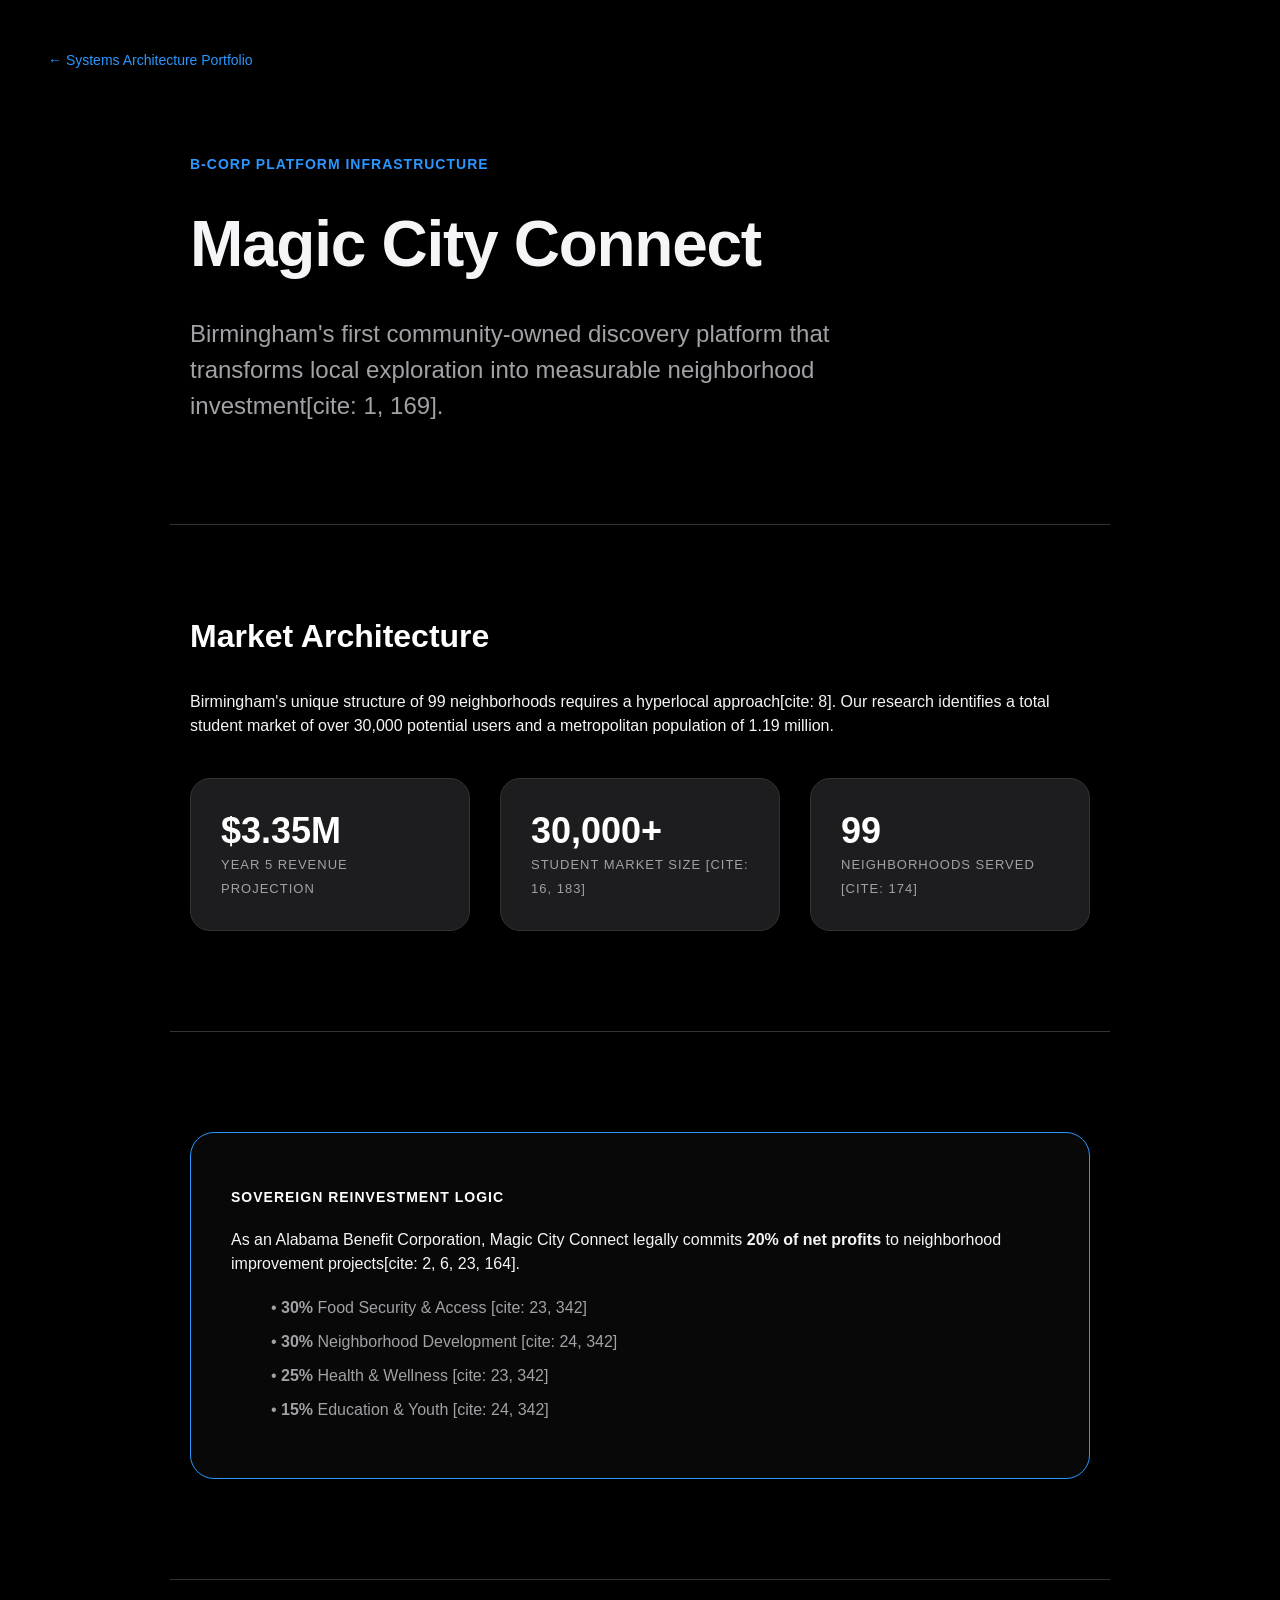
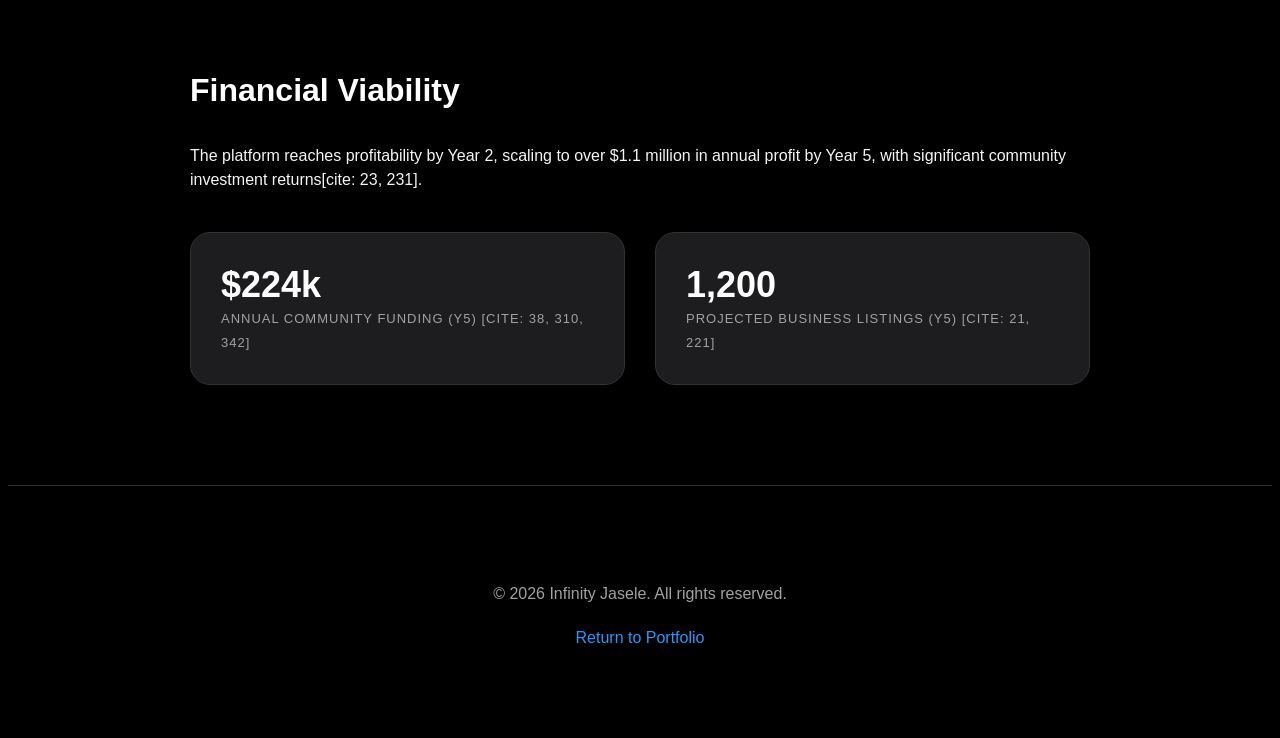
<file: magic-city.html>
<!DOCTYPE html>
<html lang="en">
<head>
    <title>Infinity Jasele | Platform Architect</title>
    <meta name="title" content="Infinity Jasele | Platform Architect">
    <meta name="description" content="Applying the spatial precision of visual couture to the engineering of digital ecosystems.">
    
    <meta property="og:type" content="website">
    <meta property="og:url" content="https://infinityjasele.com/">
    <meta property="og:title" content="Infinity Jasele | Platform Architect">
    <meta property="og:description" content="Designing where human behavior meets platform logic. Explore strategic case studies including QuickConfirm™ and Magic City Connect.">
    <meta property="og:image" content="https://yourdomain.com/preview-image.png">
    
    <meta property="twitter:card" content="summary_large_image">
    <meta property="twitter:url" content="https://infinityjasele.com/">
    <meta property="twitter:title" content="Infinity Jasele | Platform Architect">
    <meta property="twitter:description" content="Sovereign Systems Architecture & Digital Transformation.">
    <meta property="twitter:image" content="https://infinityjasele.com/preview-image.png">
  
    <meta charset="UTF-8">
    <meta name="viewport" content="width=device-width, initial-scale=1.0">
    <title>Magic City Connect | Case Study</title>
    <style>
        :root {
            --bg: #000000;
            --text: #f5f5f7;
            --secondary: #a1a1a6; /* ADA AA Compliant Contrast */
            --accent: #2997ff;
            --card: #1d1d1f;
        }

        body {
            background-color: var(--bg);
            color: var(--text);
            font-family: -apple-system, BlinkMacSystemFont, "SF Pro Display", sans-serif;
            line-height: 1.5;
            -webkit-font-smoothing: antialiased;
        }

        nav { padding: 40px; }
        nav a { color: var(--accent); text-decoration: none; font-weight: 500; font-size: 14px; }

        header { max-width: 900px; margin: 0 auto; padding: 40px 20px; }
        .section-label { color: var(--accent); font-weight: 600; font-size: 14px; text-transform: uppercase; letter-spacing: 1px; }
        h1 { font-size: clamp(40px, 8vw, 64px); font-weight: 700; margin: 20px 0; letter-spacing: -0.02em; }
        .lead { font-size: 24px; color: var(--secondary); margin-bottom: 60px; max-width: 750px; }

        section { max-width: 900px; margin: 0 auto; padding: 60px 20px; border-top: 0.5px solid #333; }
        h2 { font-size: 32px; margin-bottom: 30px; color: #fff; }

        .metrics-grid { display: grid; grid-template-columns: repeat(auto-fit, minmax(200px, 1fr)); gap: 30px; margin: 40px 0; }
        .metric-card { background: var(--card); padding: 30px; border-radius: 20px; border: 0.5px solid #333; }
        .metric-card b { font-size: 36px; display: block; color: #fff; line-height: 1.2; }
        .metric-card span { color: var(--secondary); font-size: 13px; text-transform: uppercase; letter-spacing: 1px; }

        .b-corp-box { background: #080808; border-radius: 24px; padding: 40px; border: 1px solid var(--accent); margin: 40px 0; }
        .sr-only { position: absolute; width: 1px; height: 1px; padding: 0; margin: -1px; overflow: hidden; clip: rect(0,0,0,0); border: 0; }

        footer { padding: 80px 20px; text-align: center; border-top: 0.5px solid #333; }
    </style>
</head>
<body>

    <nav role="navigation" aria-label="Main Navigation">
        <a href="index.html">← Systems Architecture Portfolio</a>
    </nav>

    <header role="banner">
        <span class="section-label">B-Corp Platform Infrastructure</span>
        <h1>Magic City Connect</h1>
        <p class="lead">Birmingham's first community-owned discovery platform that transforms local exploration into measurable neighborhood investment[cite: 1, 169].</p>
    </header>

    <main role="main">
        <section id="market">
            <h2>Market Architecture</h2>
            <p>Birmingham's unique structure of 99 neighborhoods requires a hyperlocal approach[cite: 8]. Our research identifies a total student market of over 30,000 potential users and a metropolitan population of 1.19 million.</p>
            
            <div class="metrics-grid">
                <div class="metric-card">
                    <b>$3.35M</b>
                    <span>Year 5 Revenue Projection </span>
                </div>
                <div class="metric-card">
                    <b>30,000+</b>
                    <span>Student Market Size [cite: 16, 183]</span>
                </div>
                <div class="metric-card">
                    <b>99</b>
                    <span>Neighborhoods Served [cite: 174]</span>
                </div>
            </div>
        </section>

        <section id="b-corp">
            <div class="b-corp-box">
                <h3 class="section-label" style="margin-bottom:20px; color: #fff;">Sovereign Reinvestment Logic</h3>
                <p>As an Alabama Benefit Corporation, Magic City Connect legally commits <strong>20% of net profits</strong> to neighborhood improvement projects[cite: 2, 6, 23, 164].</p>
                <ul style="margin-top:20px; color: var(--secondary); list-style: none;">
                    <li style="margin-bottom:10px;">• <strong>30%</strong> Food Security & Access [cite: 23, 342]</li>
                    <li style="margin-bottom:10px;">• <strong>30%</strong> Neighborhood Development [cite: 24, 342]</li>
                    <li style="margin-bottom:10px;">• <strong>25%</strong> Health & Wellness [cite: 23, 342]</li>
                    <li style="margin-bottom:10px;">• <strong>15%</strong> Education & Youth [cite: 24, 342]</li>
                </ul>
            </div>
        </section>

        <section id="projections">
            <h2>Financial Viability</h2>
            <p>The platform reaches profitability by Year 2, scaling to over $1.1 million in annual profit by Year 5, with significant community investment returns[cite: 23, 231].</p>
            
            <div class="metrics-grid">
                <div class="metric-card">
                    <b>$224k</b>
                    <span>Annual Community Funding (Y5) [cite: 38, 310, 342]</span>
                </div>
                <div class="metric-card">
                    <b>1,200</b>
                    <span>Projected Business Listings (Y5) [cite: 21, 221]</span>
                </div>
            </div>
        </section>
    </main>

    <footer role="contentinfo">
        <p style="color: var(--secondary); margin-bottom: 20px;">© 2026 Infinity Jasele. All rights reserved.</p>
        <a href="index.html" style="color: var(--accent); text-decoration: none;">Return to Portfolio</a>
    </footer>

</body>
</html>
</file>
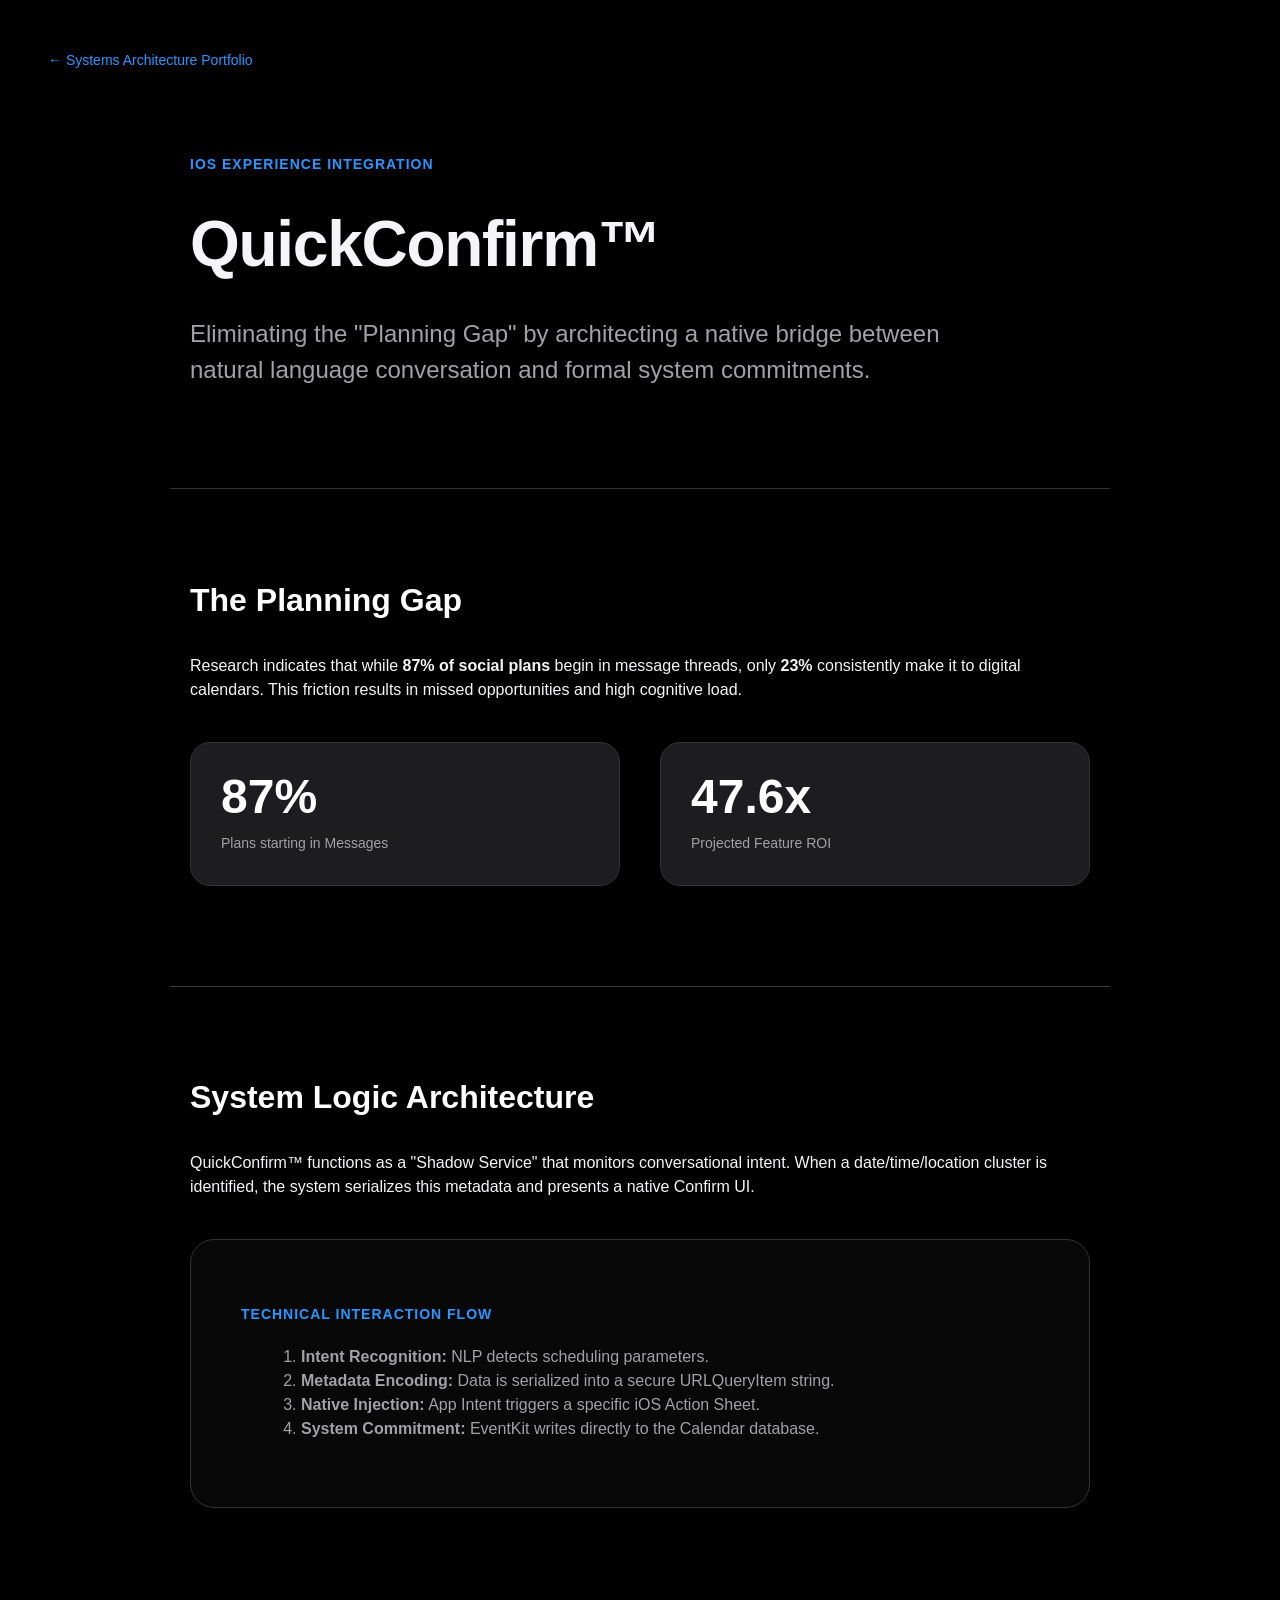
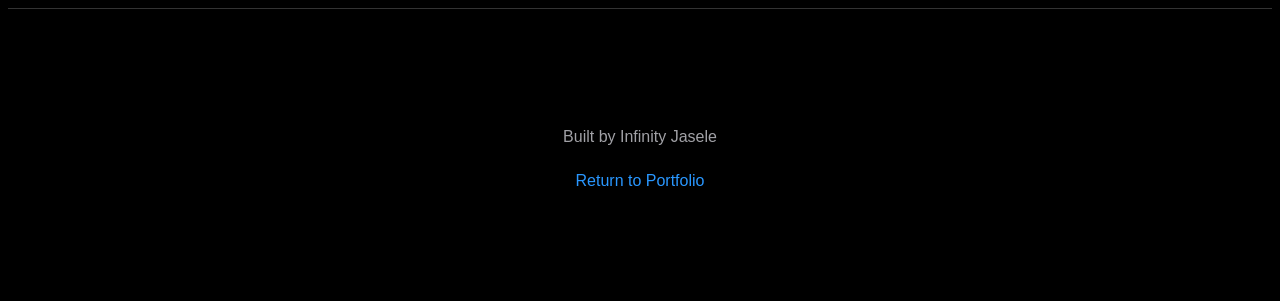
<file: quickconfirm.html>
<!DOCTYPE html>
<html lang="en">
<head>

    <title>Infinity Jasele | Platform Architect</title>
    <meta name="title" content="Infinity Jasele | Platform Architect">
    <meta name="description" content="Applying the spatial precision of visual couture to the engineering of digital ecosystems.">
    
    <meta property="og:type" content="website">
    <meta property="og:url" content="https://infinityjasele.com/">
    <meta property="og:title" content="Infinity Jasele | Platform Architect">
    <meta property="og:description" content="Designing where human behavior meets platform logic. Explore strategic case studies including QuickConfirm™ and Magic City Connect.">
    <meta property="og:image" content="https://yourdomain.com/preview-image.png">
    
    <meta property="twitter:card" content="summary_large_image">
    <meta property="twitter:url" content="https://infinityjasele.com/">
    <meta property="twitter:title" content="Infinity Jasele | Platform Architect">
    <meta property="twitter:description" content="Sovereign Systems Architecture & Digital Transformation.">
    <meta property="twitter:image" content="https://infinityjasele.com/preview-image.png">
    
        <meta charset="UTF-8">
        <meta name="viewport" content="width=device-width, initial-scale=1.0">
        <title>QuickConfirm™ | Case Study</title>
        <style>
            :root {
                --bg: #000000;
                --text: #f5f5f7;
                --secondary: #a1a1a6; /* Increased contrast for AA compliance */
                --accent: #2997ff;
                --card: #1d1d1f;
            }
    
            body {
                background-color: var(--bg);
                color: var(--text);
                font-family: -apple-system, BlinkMacSystemFont, "SF Pro Display", sans-serif;
                line-height: 1.5;
                -webkit-font-smoothing: antialiased;
            }
    
            nav { padding: 40px; }
            nav a { color: var(--accent); text-decoration: none; font-weight: 500; font-size: 14px; }
    
            header { max-width: 900px; margin: 0 auto; padding: 40px 20px; }
            .section-label { color: var(--accent); font-weight: 600; font-size: 14px; text-transform: uppercase; letter-spacing: 1px; }
            h1 { font-size: clamp(40px, 8vw, 64px); font-weight: 700; margin: 20px 0; letter-spacing: -0.02em; }
            .lead { font-size: 24px; color: var(--secondary); margin-bottom: 60px; max-width: 750px; }
    
            section { max-width: 900px; margin: 0 auto; padding: 60px 20px; border-top: 0.5px solid #333; }
            h2 { font-size: 32px; margin-bottom: 30px; color: #fff; }
    
            .data-grid { display: grid; grid-template-columns: 1fr 1fr; gap: 40px; margin: 40px 0; }
            .data-card { background: var(--card); padding: 30px; border-radius: 20px; border: 0.5px solid #333; }
            .data-card b { font-size: 48px; display: block; color: #fff; line-height: 1; margin-bottom: 10px; }
            .data-card span { color: var(--secondary); font-size: 14px; }
    
            .logic-flow { background: #080808; border-radius: 24px; padding: 50px; margin: 40px 0; border: 0.5px solid #333; }
            footer { padding: 100px 20px; text-align: center; border-top: 0.5px solid #333; }
            
            /* Helper for hierarchy */
            .sr-only { position: absolute; width: 1px; height: 1px; padding: 0; margin: -1px; overflow: hidden; clip: rect(0,0,0,0); border: 0; }
        </style>
    </head>
    <body>
    
        <nav role="navigation" aria-label="Main Navigation">
            <a href="index.html">← Systems Architecture Portfolio</a>
        </nav>
    
        <header role="banner">
            <span class="section-label">iOS Experience Integration</span>
            <h1>QuickConfirm™</h1>
            <p class="lead">Eliminating the "Planning Gap" by architecting a native bridge between natural language conversation and formal system commitments.</p>
        </header>
    
        <main role="main">
            <section id="problem">
                <h2>The Planning Gap</h2>
                <p>Research indicates that while <strong>87% of social plans</strong> begin in message threads, only <strong>23%</strong> consistently make it to digital calendars. This friction results in missed opportunities and high cognitive load.</p>
                
                <div class="data-grid">
                    <div class="data-card">
                        <b>87%</b>
                        <span>Plans starting in Messages</span>
                    </div>
                    <div class="data-card">
                        <b>47.6x</b>
                        <span>Projected Feature ROI</span>
                    </div>
                </div>
            </section>
    
            <section id="architecture">
                <h2>System Logic Architecture</h2>
                <p>QuickConfirm™ functions as a "Shadow Service" that monitors conversational intent. When a date/time/location cluster is identified, the system serializes this metadata and presents a native Confirm UI.</p>
    
                
    
                <div class="logic-flow" role="region" aria-label="Technical Process Flow">
                    <h3 class="section-label" style="margin-bottom:20px;">Technical Interaction Flow</h3>
                    <ol style="margin-left: 20px; color: var(--secondary);">
                        <li><strong>Intent Recognition:</strong> NLP detects scheduling parameters.</li>
                        <li><strong>Metadata Encoding:</strong> Data is serialized into a secure URLQueryItem string.</li>
                        <li><strong>Native Injection:</strong> App Intent triggers a specific iOS Action Sheet.</li>
                        <li><strong>System Commitment:</strong> EventKit writes directly to the Calendar database.</li>
                    </ol>
                </div>
            </section>
        </main>
    
        <footer role="contentinfo">
            <p style="color: var(--secondary); margin-bottom: 20px;">Built by Infinity Jasele</p>
            <a href="index.html" style="color: var(--accent); text-decoration: none;">Return to Portfolio</a>
        </footer>
    
    </body>
    </html>
</file>
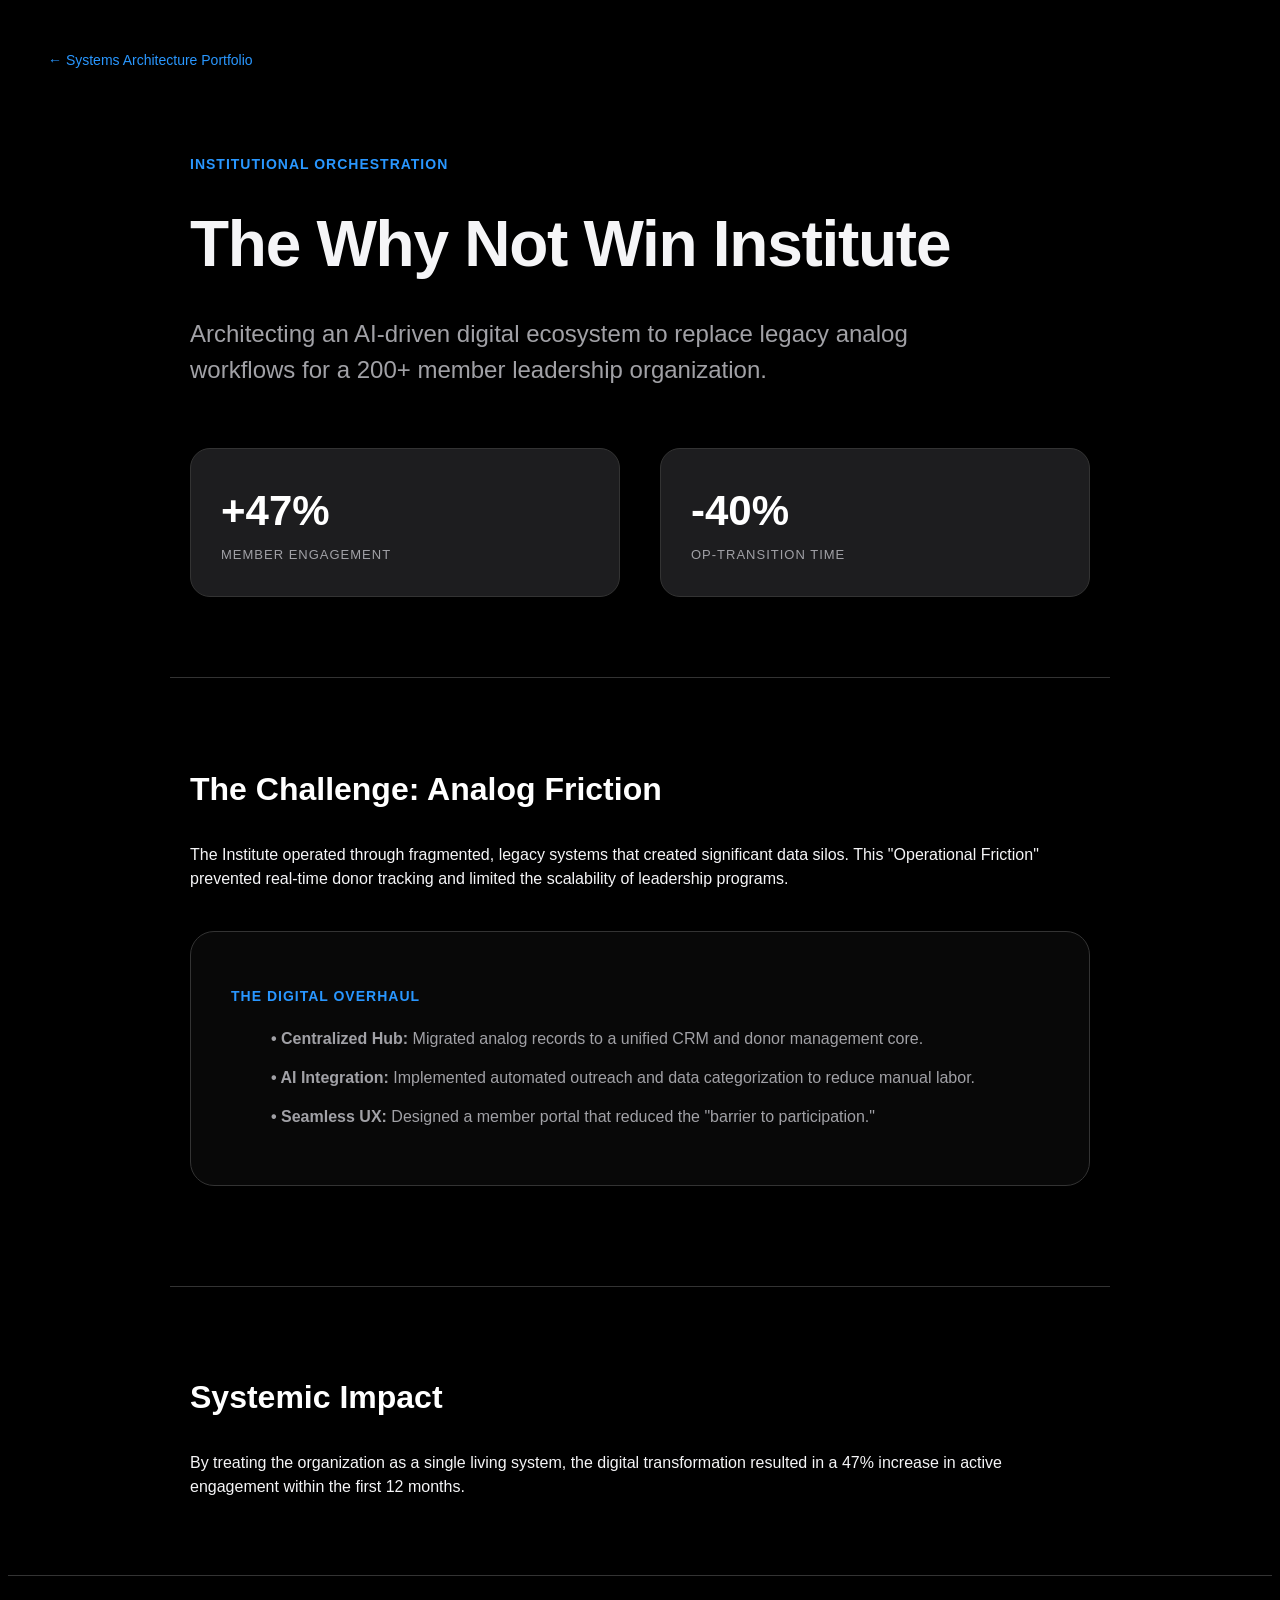
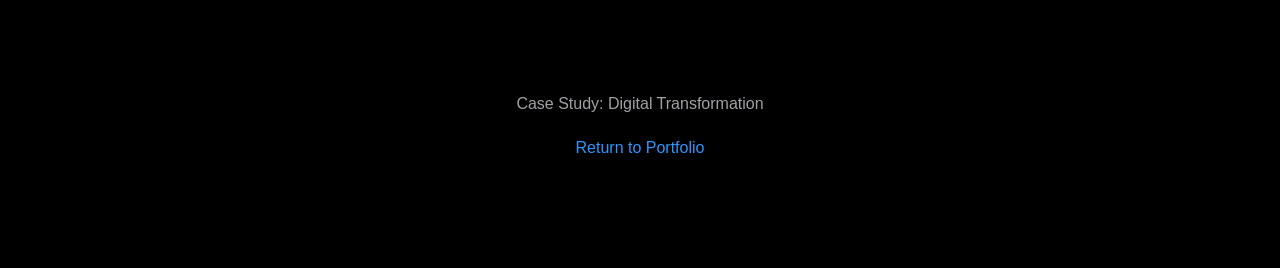
<file: wnwi.html>
<!DOCTYPE html>
<html lang="en">
<head>

    <title>Infinity Jasele | Platform Architect</title>
<meta name="title" content="Infinity Jasele | Platform Architect">
<meta name="description" content="Applying the spatial precision of visual couture to the engineering of digital ecosystems.">

<meta property="og:type" content="website">
<meta property="og:url" content="https://infinityjasele.com/">
<meta property="og:title" content="Infinity Jasele | Platform Architect">
<meta property="og:description" content="Designing where human behavior meets platform logic. Explore strategic case studies including QuickConfirm™ and Magic City Connect.">
<meta property="og:image" content="https://yourdomain.com/preview-image.png">

<meta property="twitter:card" content="summary_large_image">
<meta property="twitter:url" content="https://infinityjasele.com/">
<meta property="twitter:title" content="Infinity Jasele | Platform Architect">
<meta property="twitter:description" content="Sovereign Systems Architecture & Digital Transformation.">
<meta property="twitter:image" content="https://infinityjasele.com/preview-image.png">

    <meta charset="UTF-8">
    <meta name="viewport" content="width=device-width, initial-scale=1.0">
    <title>WNWI Digital Transformation | Case Study</title>
    <style>
        :root {
            --bg: #000000;
            --text: #f5f5f7;
            --secondary: #a1a1a6; /* AA Compliant Contrast */
            --accent: #2997ff;
            --card: #1d1d1f;
        }

        body {
            background-color: var(--bg);
            color: var(--text);
            font-family: -apple-system, BlinkMacSystemFont, "SF Pro Display", sans-serif;
            line-height: 1.5;
            -webkit-font-smoothing: antialiased;
        }

        nav { padding: 40px; }
        nav a { color: var(--accent); text-decoration: none; font-weight: 500; font-size: 14px; }

        header { max-width: 900px; margin: 0 auto; padding: 40px 20px; }
        .section-label { color: var(--accent); font-weight: 600; font-size: 14px; text-transform: uppercase; letter-spacing: 1px; }
        h1 { font-size: clamp(40px, 8vw, 64px); font-weight: 700; margin: 20px 0; letter-spacing: -0.02em; }
        .lead { font-size: 24px; color: var(--secondary); margin-bottom: 60px; max-width: 750px; }

        section { max-width: 900px; margin: 0 auto; padding: 60px 20px; border-top: 0.5px solid #333; }
        h2 { font-size: 32px; margin-bottom: 30px; color: #fff; }

        .metrics-row { display: flex; gap: 40px; margin: 40px 0; }
        .metric-box { flex: 1; background: var(--card); padding: 30px; border-radius: 20px; border: 0.5px solid #333; }
        .metric-box b { font-size: 42px; display: block; color: #fff; }
        .metric-box span { color: var(--secondary); font-size: 13px; text-transform: uppercase; letter-spacing: 1px; }

        .transformation-box { background: #080808; border-radius: 24px; padding: 40px; margin: 40px 0; border: 0.5px solid #333; }
        footer { padding: 100px 20px; text-align: center; border-top: 0.5px solid #333; }
        
        /* Hierarchy Helper */
        .sr-only { position: absolute; width: 1px; height: 1px; padding: 0; margin: -1px; overflow: hidden; clip: rect(0,0,0,0); border: 0; }
    </style>
</head>
<body>

    <nav role="navigation" aria-label="Main Navigation">
        <a href="index.html">← Systems Architecture Portfolio</a>
    </nav>

    <header role="banner">
        <span class="section-label">Institutional Orchestration</span>
        <h1>The Why Not Win Institute</h1>
        <p class="lead">Architecting an AI-driven digital ecosystem to replace legacy analog workflows for a 200+ member leadership organization.</p>
        
        <div class="metrics-row" role="region" aria-label="Growth Metrics">
            <div class="metric-box">
                <b>+47%</b>
                <span>Member Engagement</span>
            </div>
            <div class="metric-box">
                <b>-40%</b>
                <span>Op-Transition Time</span>
            </div>
        </div>
    </header>

    <main role="main">
        <section id="challenge">
            <h2>The Challenge: Analog Friction</h2>
            <p>The Institute operated through fragmented, legacy systems that created significant data silos. This "Operational Friction" prevented real-time donor tracking and limited the scalability of leadership programs.</p>
            
            <div class="transformation-box">
                <h3 class="section-label" style="margin-bottom:20px;">The Digital Overhaul</h3>
                <ul style="list-style: none; color: var(--secondary);">
                    <li style="margin-bottom: 15px;"><strong>• Centralized Hub:</strong> Migrated analog records to a unified CRM and donor management core.</li>
                    <li style="margin-bottom: 15px;"><strong>• AI Integration:</strong> Implemented automated outreach and data categorization to reduce manual labor.</li>
                    <li style="margin-bottom: 15px;"><strong>• Seamless UX:</strong> Designed a member portal that reduced the "barrier to participation."</li>
                </ul>
            </div>
        </section>

        <section id="logic">
            <h2>Systemic Impact</h2>
            <p>By treating the organization as a single living system, the digital transformation resulted in a 47% increase in active engagement within the first 12 months.</p>
            
            
        </section>
    </main>

    <footer role="contentinfo">
        <p style="color: var(--secondary); margin-bottom: 20px;">Case Study: Digital Transformation</p>
        <a href="index.html" style="color: var(--accent); text-decoration: none;">Return to Portfolio</a>
    </footer>

</body>
</html>
</file>
